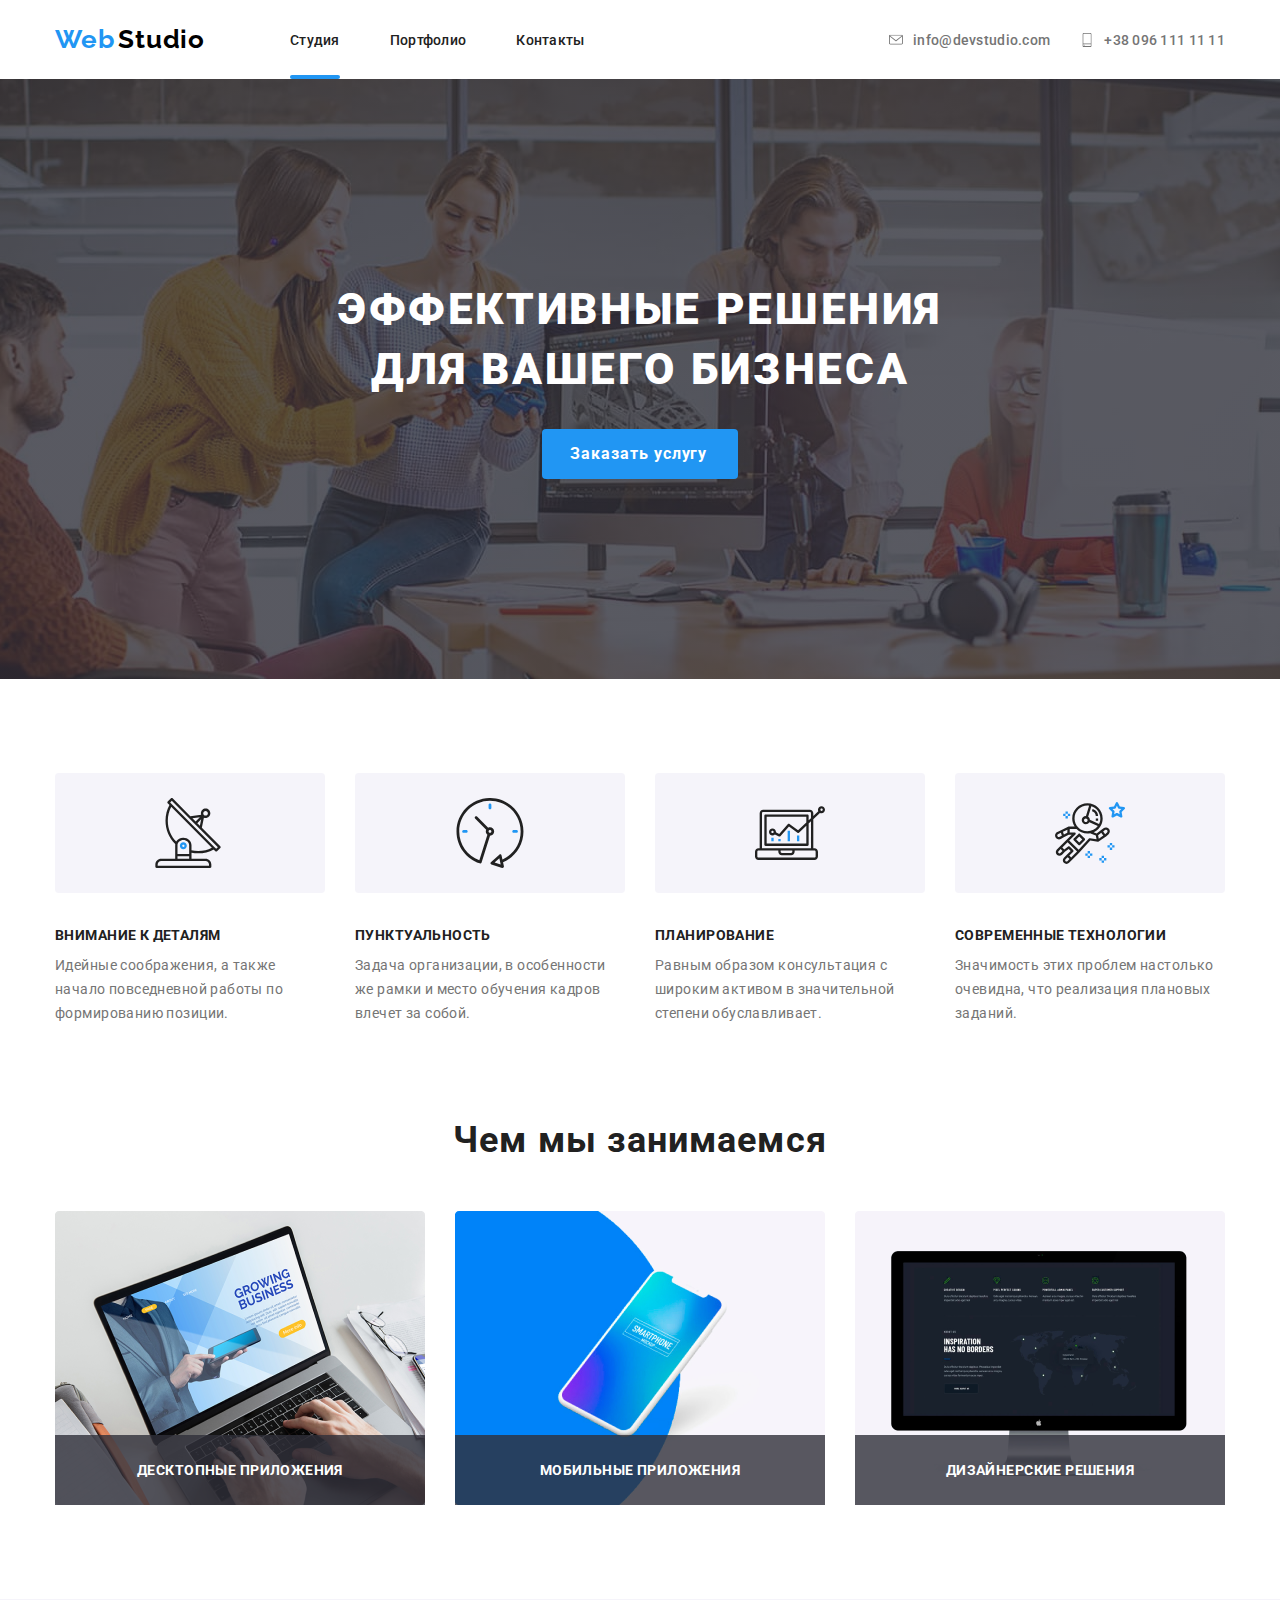
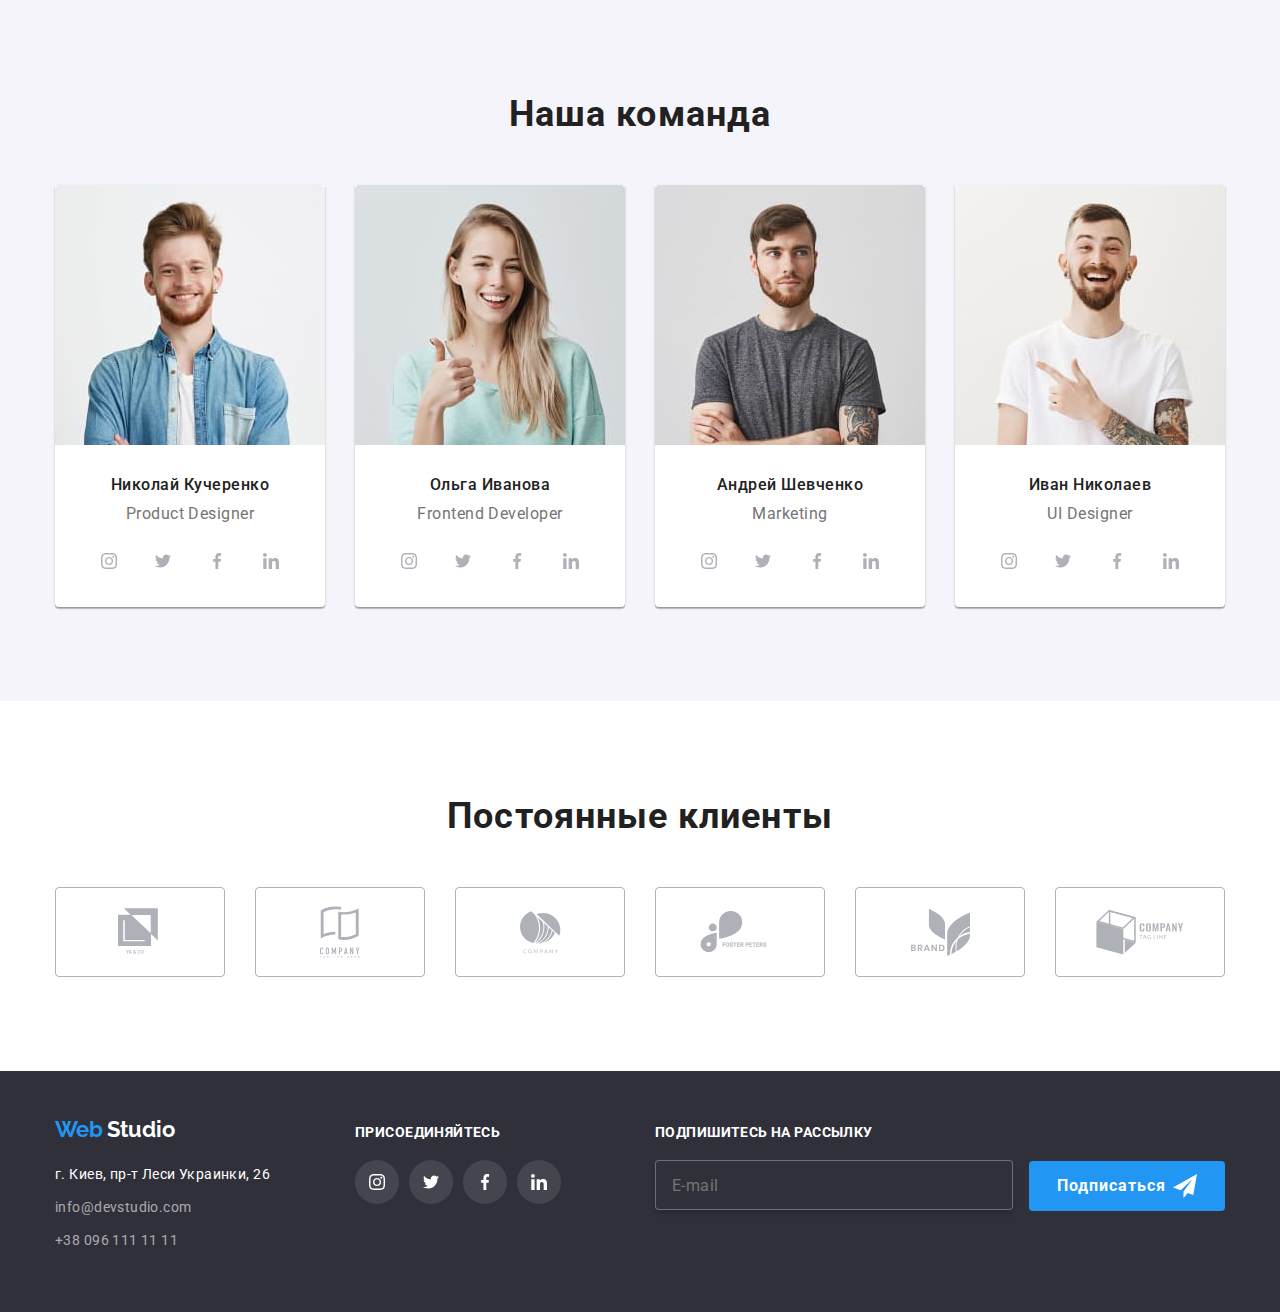
<file: index.html>
<!DOCTYPE html>
<html lang="ru">
  <head>
    <meta charset="utf-8" />
    <meta name="web-studio" content="Web Studio" />
    <title lang="en">Web Studio</title>
    <link rel="stylesheet" href="./css/normalize.css" />
    <link rel="stylesheet" href="./css/styles.css" />
    <link
      href="https://fonts.googleapis.com/css2?family=Raleway:wght@400;500;700&family=Roboto:wght@400;500;700&display=swap"
      rel="stylesheet"
    />
  </head>
  <body>
    <!--  Header   -->

    <header class="page-header">
      <div class="container">
        <a lang="en" href="./index.html" class="logo">
          <span class="logo-blue">Web</span>
          <span class="logo-black">Studio</span>
        </a>
        <nav>
          <ul class="site-nav">
            <li><a href="./index.html" class="link current">Студия</a></li>
            <li><a href="./portfolio.html" class="link">Портфолио</a></li>
            <li><a href="" class="link">Контакты</a></li>
          </ul>
        </nav>
        <address class="address">
          <ul class="address-header">
            <li aria-label="E-mail">
              <a class="e-mail" href="mailto:info@devstudio.com">
                <svg
                  xmlns="http://www.w3.org/2000/svg"
                  viewBox="0 0 43 32"
                  width="16px"
                  height="12px"
                  class="icon-address-header"
                >
                  <use href="./images/svg/symbol-defs.svg#icon-e-mail"></use>
                </svg>
                info@devstudio.com</a
              >
            </li>
            <li aria-label="Phone">
              <a class="phone" href="tel:+380961111111">
                <svg
                  xmlns="http://www.w3.org/2000/svg"
                  viewBox="0 0 21 32"
                  width="10px"
                  height="15px"
                  class="icon-address-header"
                >
                  <use href="./images/svg/symbol-defs.svg#icon-phone"></use>
                </svg>
                +38 096 111 11 11</a
              >
            </li>
          </ul>
        </address>
      </div>
    </header>

    <!--  MAIN   -->

    <main>
      <section class="hero">
        <div class="container">
          <h1>Эффективные решения для вашего бизнеса</h1>
          <a href="" class="button">Заказать услугу</a>
        </div>
      </section>

      <!--ADVANTAGES-->

      <section class="advantages">
        <div class="container" aria-label="Наши приимущества">
          <h2 class="hidden">Наши приимущества</h2>
          <ul>
            <li class="list-item">
              <svg
                xmlns="http://www.w3.org/2000/svg"
                viewBox="0 0 32 32"
                width="70px"
                height="70px"
                class="icon-advantages"
              >
                <use href="./images/svg/symbol-defs.svg#icon-1"></use>
              </svg>
              <h3 class="title">Внимание к деталям</h3>
              <p class="text">
                Идейные соображения, а также начало повседневной работы по
                формированию позиции.
              </p>
            </li>
            <li class="list-item">
              <svg
                xmlns="http://www.w3.org/2000/svg"
                viewBox="0 0 32 32"
                width="70px"
                height="70px"
                class="icon-advantages"
              >
                <use href="./images/svg/symbol-defs.svg#icon-2"></use>
              </svg>
              <h3 class="title">Пунктуальность</h3>
              <p class="text">
                Задача организации, в особенности же рамки и место обучения
                кадров влечет за собой.
              </p>
            </li>
            <li class="list-item">
              <svg
                xmlns="http://www.w3.org/2000/svg"
                viewBox="0 0 32 32"
                width="70px"
                height="70px"
                class="icon-advantages"
              >
                <use href="./images/svg/symbol-defs.svg#icon-3"></use>
              </svg>
              <h3 class="title">Планирование</h3>
              <p class="text">
                Равным образом консультация с широким активом в значительной
                степени обуславливает.
              </p>
            </li>
            <li class="list-item">
              <svg
                xmlns="http://www.w3.org/2000/svg"
                viewBox="0 0 32 32"
                width="70px"
                height="70px"
                class="icon-advantages"
              >
                <use href="./images/svg/symbol-defs.svg#icon-4"></use>
              </svg>
              <h3 class="title">Современные технологии</h3>
              <p class="text">
                Значимость этих проблем настолько очевидна, что реализация
                плановых заданий.
              </p>
            </li>
          </ul>
        </div>
      </section>

      <!--DIRECTIONS-->

      <section class="directions">
        <div class="container">
          <h2 class="big-title">Чем мы занимаемся</h2>
          <ul>
            <li>
              <img
                src="./images/box-1.png"
                width="370"
                alt="Десктопные приложения"
              />
              <h3 class="title">Десктопные приложения</h3>
            </li>
            <li>
              <img
                src="./images/box-2.png"
                width="370"
                alt="Мобильные приложения"
              />
              <h3 class="title">Мобильные приложения</h3>
            </li>
            <li>
              <img
                src="./images/box-3.png"
                width="370"
                alt="Дизайнерские решения"
              />
              <h3 class="title">Дизайнерские решения</h3>
            </li>
          </ul>
        </div>
      </section>

      <!--TEAM-->

      <section class="team">
        <div class="container">
          <h2 class="big-title">Наша команда</h2>
          <ul>
            <li class="team-list">
              <img src="./images/photo-1.jpg" width="270" alt="John Smith" />
              <h3>Николай Кучеренко</h3>
              <p>Product Designer</p>
              <ul>
                <li class="soc-cont">
                  <a class="link" href="">
                    <svg
                      xmlns="http://www.w3.org/2000/svg"
                      viewBox="0 0 44 44"
                      width="20px"
                      height="20px"
                      class="team-soc"
                    >
                      <use
                        href="./images/svg/symbol-defs.svg#icon-instagram"
                      ></use>
                    </svg>
                    <span class="visually-hidden">Inst</span></a
                  >
                </li>
                <li class="soc-cont">
                  <a class="link" href="">
                    <svg
                      xmlns="http://www.w3.org/2000/svg"
                      viewBox="0 0 44 44"
                      width="20px"
                      height="20px"
                      class="team-soc"
                    >
                      <use
                        href="./images/svg/symbol-defs.svg#icon-twitter"
                      ></use>
                    </svg>
                    <span class="visually-hidden">Twit</span></a
                  >
                </li>
                <li class="soc-cont">
                  <a class="link" href="">
                    <svg
                      xmlns="http://www.w3.org/2000/svg"
                      viewBox="0 0 44 44"
                      width="20px"
                      height="20px"
                      class="team-soc"
                    >
                      <use
                        href="./images/svg/symbol-defs.svg#icon-facebook"
                      ></use>
                    </svg>
                    <span class="visually-hidden">Face</span></a
                  >
                </li>
                <li class="soc-cont">
                  <a class="link" href="">
                    <svg
                      xmlns="http://www.w3.org/2000/svg"
                      viewBox="0 0 44 44"
                      width="20px"
                      height="20px"
                      class="team-soc"
                    >
                      <use
                        href="./images/svg/symbol-defs.svg#icon-linkedin"
                      ></use>
                    </svg>
                    <span class="visually-hidden">Link</span></a
                  >
                </li>
              </ul>
            </li>
            <li class="team-list">
              <img src="./images/photo-2.jpg" width="270" alt="Marta Stewart" />
              <h3>Ольга Иванова</h3>
              <p>Frontend Developer</p>
              <ul>
                <li class="soc-cont">
                  <a class="link" href="">
                    <svg
                      xmlns="http://www.w3.org/2000/svg"
                      viewBox="0 0 44 44"
                      width="20px"
                      height="20px"
                      class="team-soc"
                    >
                      <use
                        href="./images/svg/symbol-defs.svg#icon-instagram"
                      ></use>
                    </svg>
                    <span class="visually-hidden">Inst</span></a
                  >
                </li>
                <li class="soc-cont">
                  <a class="link" href="">
                    <svg
                      xmlns="http://www.w3.org/2000/svg"
                      viewBox="0 0 44 44"
                      width="20px"
                      height="20px"
                      class="team-soc"
                    >
                      <use
                        href="./images/svg/symbol-defs.svg#icon-twitter"
                      ></use>
                    </svg>
                    <span class="visually-hidden">Twit</span></a
                  >
                </li>
                <li class="soc-cont">
                  <a class="link" href="">
                    <svg
                      xmlns="http://www.w3.org/2000/svg"
                      viewBox="0 0 44 44"
                      width="20px"
                      height="20px"
                      class="team-soc"
                    >
                      <use
                        href="./images/svg/symbol-defs.svg#icon-facebook"
                      ></use>
                    </svg>
                    <span class="visually-hidden">Face</span></a
                  >
                </li>
                <li class="soc-cont">
                  <a class="link" href="">
                    <svg
                      xmlns="http://www.w3.org/2000/svg"
                      viewBox="0 0 44 44"
                      width="20px"
                      height="20px"
                      class="team-soc"
                    >
                      <use
                        href="./images/svg/symbol-defs.svg#icon-linkedin"
                      ></use>
                    </svg>
                    <span class="visually-hidden">Link</span></a
                  >
                </li>
              </ul>
            </li>
            <li class="team-list">
              <img src="./images/photo-3.jpg" width="270" alt="Robert Jakis" />
              <h3>Андрей Шевченко</h3>
              <p>Marketing</p>
              <ul>
                <li class="soc-cont">
                  <a class="link" href="">
                    <svg
                      xmlns="http://www.w3.org/2000/svg"
                      viewBox="0 0 44 44"
                      width="20px"
                      height="20px"
                      class="team-soc"
                    >
                      <use
                        href="./images/svg/symbol-defs.svg#icon-instagram"
                      ></use>
                    </svg>
                    <span class="visually-hidden">Inst</span></a
                  >
                </li>
                <li class="soc-cont">
                  <a class="link" href="">
                    <svg
                      xmlns="http://www.w3.org/2000/svg"
                      viewBox="0 0 44 44"
                      width="20px"
                      height="20px"
                      class="team-soc"
                    >
                      <use
                        href="./images/svg/symbol-defs.svg#icon-twitter"
                      ></use>
                    </svg>
                    <span class="visually-hidden">Twit</span></a
                  >
                </li>
                <li class="soc-cont">
                  <a class="link" href="">
                    <svg
                      xmlns="http://www.w3.org/2000/svg"
                      viewBox="0 0 44 44"
                      width="20px"
                      height="20px"
                      class="team-soc"
                    >
                      <use
                        href="./images/svg/symbol-defs.svg#icon-facebook"
                      ></use>
                    </svg>
                    <span class="visually-hidden">Face</span></a
                  >
                </li>
                <li class="soc-cont">
                  <a class="link" href="">
                    <svg
                      xmlns="http://www.w3.org/2000/svg"
                      viewBox="0 0 44 44"
                      width="20px"
                      height="20px"
                      class="team-soc"
                    >
                      <use
                        href="./images/svg/symbol-defs.svg#icon-linkedin"
                      ></use>
                    </svg>
                    <span class="visually-hidden">Link</span></a
                  >
                </li>
              </ul>
            </li>
            <li class="team-list">
              <img src="./images/photo-4.jpg" width="270" alt="Martin Doe" />
              <h3>Иван Николаев</h3>
              <p>UI Designer</p>
              <ul>
                <li class="soc-cont">
                  <a class="link" href="">
                    <svg
                      xmlns="http://www.w3.org/2000/svg"
                      viewBox="0 0 44 44"
                      width="20px"
                      height="20px"
                      class="team-soc"
                    >
                      <use
                        href="./images/svg/symbol-defs.svg#icon-instagram"
                      ></use>
                    </svg>
                    <span class="visually-hidden">Inst</span></a
                  >
                </li>
                <li class="soc-cont">
                  <a class="link" href="">
                    <svg
                      xmlns="http://www.w3.org/2000/svg"
                      viewBox="0 0 44 44"
                      width="20px"
                      height="20px"
                      class="team-soc"
                    >
                      <use
                        href="./images/svg/symbol-defs.svg#icon-twitter"
                      ></use>
                    </svg>
                    <span class="visually-hidden">Twit</span></a
                  >
                </li>
                <li class="soc-cont">
                  <a class="link" href="">
                    <svg
                      xmlns="http://www.w3.org/2000/svg"
                      viewBox="0 0 44 44"
                      width="20px"
                      height="20px"
                      class="team-soc"
                    >
                      <use
                        href="./images/svg/symbol-defs.svg#icon-facebook"
                      ></use>
                    </svg>
                    <span class="visually-hidden">Face</span></a
                  >
                </li>
                <li class="soc-cont">
                  <a class="link" href="">
                    <svg
                      xmlns="http://www.w3.org/2000/svg"
                      viewBox="0 0 44 44"
                      width="20px"
                      height="20px"
                      class="team-soc"
                    >
                      <use
                        href="./images/svg/symbol-defs.svg#icon-linkedin"
                      ></use>
                    </svg>
                    <span class="visually-hidden">Link</span></a
                  >
                </li>
              </ul>
            </li>
          </ul>
        </div>
      </section>

      <!--CUSTOMERS-->

      <section class="customers">
        <div class="container">
          <h2 class="big-title">Постоянные клиенты</h2>
          <ul lang="en">
            <li class="list-item" aria-label="Клиент 1">
              <a class="link" href="">
                <svg
                  xmlns="http://www.w3.org/2000/svg"
                  width="44px"
                  height="49px"
                  class="icon-customers"
                >
                  <use href="./images/svg/symbol-defs.svg#logo-1"></use>
                </svg>
              </a>
            </li>
            <li class="list-item" aria-label="Клиент 2">
              <a class="link" href="">
                <svg
                  xmlns="http://www.w3.org/2000/svg"
                  width="40px"
                  height="52px"
                  class="icon-customers"
                >
                  <use href="./images/svg/symbol-defs.svg#logo-2"></use>
                </svg>
              </a>
            </li>
            <li class="list-item" aria-label="Клиент 3">
              <a class="link" href="">
                <svg
                  xmlns="http://www.w3.org/2000/svg"
                  width="41px"
                  height="43px"
                  class="icon-customers"
                >
                  <use href="./images/svg/symbol-defs.svg#logo-3"></use>
                </svg>
              </a>
            </li>
            <li class="list-item" aria-label="Клиент 4">
              <a class="link" href="">
                <svg
                  xmlns="http://www.w3.org/2000/svg"
                  width="80px"
                  height="42px"
                  class="icon-customers"
                >
                  <use href="./images/svg/symbol-defs.svg#logo-4"></use>
                </svg>
              </a>
            </li>
            <li class="list-item" aria-label="Клиент 5">
              <a class="link" href="">
                <svg
                  xmlns="http://www.w3.org/2000/svg"
                  width="59px"
                  height="47px"
                  class="icon-customers"
                >
                  <use href="./images/svg/symbol-defs.svg#logo-5"></use>
                </svg>
              </a>
            </li>
            <li class="list-item" aria-label="Клиент 6">
              <a class="link" href="">
                <svg
                  xmlns="http://www.w3.org/2000/svg"
                  width="88px"
                  height="45px"
                  class="icon-customers"
                >
                  <use href="./images/svg/symbol-defs.svg#logo-6"></use>
                </svg>
              </a>
            </li>
          </ul>
        </div>
      </section>
    </main>

    <!--  FOOTER   -->

    <footer class="footer">
      <div class="container">
        <div class="card">
          <div class="logo-footer" aria-label="web studio">
            <span class="logo-blue">Web</span>
            <span class="logo-white">Studio</span>
          </div>
          <address class="address-footer">
            <ul>
              <li>г. Киев, пр-т Леси Украинки, 26</li>
              <li>
                <a href="mailto:info@devstudio.com">info@devstudio.com</a>
              </li>
              <li>
                <a href="tel:+380961111111">+38 096 111 11 11</a>
              </li>
            </ul>
          </address>
        </div>
        <section class="social">
          <b>Присоединяйтесь</b>
          <ul class="social-list" lang="en">
            <li>
              <a href="">
                <svg
                  xmlns="http://www.w3.org/2000/svg"
                  viewBox="0 0 44 44"
                  width="20px"
                  height="20px"
                  class="icon-soc"
                >
                  <use href="./images/svg/symbol-defs.svg#icon-instagram"></use>
                </svg>
                <span class="visually-hidden">Instagram</span>
              </a>
            </li>
            <li>
              <a href="">
                <svg
                  xmlns="http://www.w3.org/2000/svg"
                  viewBox="0 0 44 44"
                  width="20px"
                  height="20px"
                  class="icon-soc"
                >
                  <use href="./images/svg/symbol-defs.svg#icon-twitter"></use>
                </svg>
                <span class="visually-hidden">Twitter</span>
              </a>
            </li>
            <li>
              <a href="">
                <svg
                  xmlns="http://www.w3.org/2000/svg"
                  viewBox="0 0 44 44"
                  width="20px"
                  height="20px"
                  class="icon-soc"
                >
                  <use href="./images/svg/symbol-defs.svg#icon-facebook"></use>
                </svg>
                <span class="visually-hidden">Facebook</span>
              </a>
            </li>
            <li>
              <a href="">
                <svg
                  xmlns="http://www.w3.org/2000/svg"
                  viewBox="0 0 44 44"
                  width="20px"
                  height="20px"
                  class="icon-soc"
                >
                  <use href="./images/svg/symbol-defs.svg#icon-linkedin"></use>
                </svg>
                <span class="visually-hidden">Linkedin</span>
              </a>
            </li>
          </ul>
        </section>
        <section class="subscribe">
          <b>Подпишитесь на рассылку</b>
          <form>
            <input type="text" name="e-mail" value="E-mail" />
            <a href="" class="button"
              >Подписаться
              <svg
                xmlns="http://www.w3.org/2000/svg"
                viewBox="0 0 24 24"
                width="24px"
                height="24px"
                class="icon-send"
              >
                <use href="./images/svg/symbol-defs.svg#icon-send"></use>
              </svg>
            </a>
            <!--
                                  <input
                                  type="submit"
                                  name="Подписаться"
                                  value="Подписаться"
                                />
                                -->
          </form>
        </section>
      </div>
    </footer>
  </body>
</html>
</file>
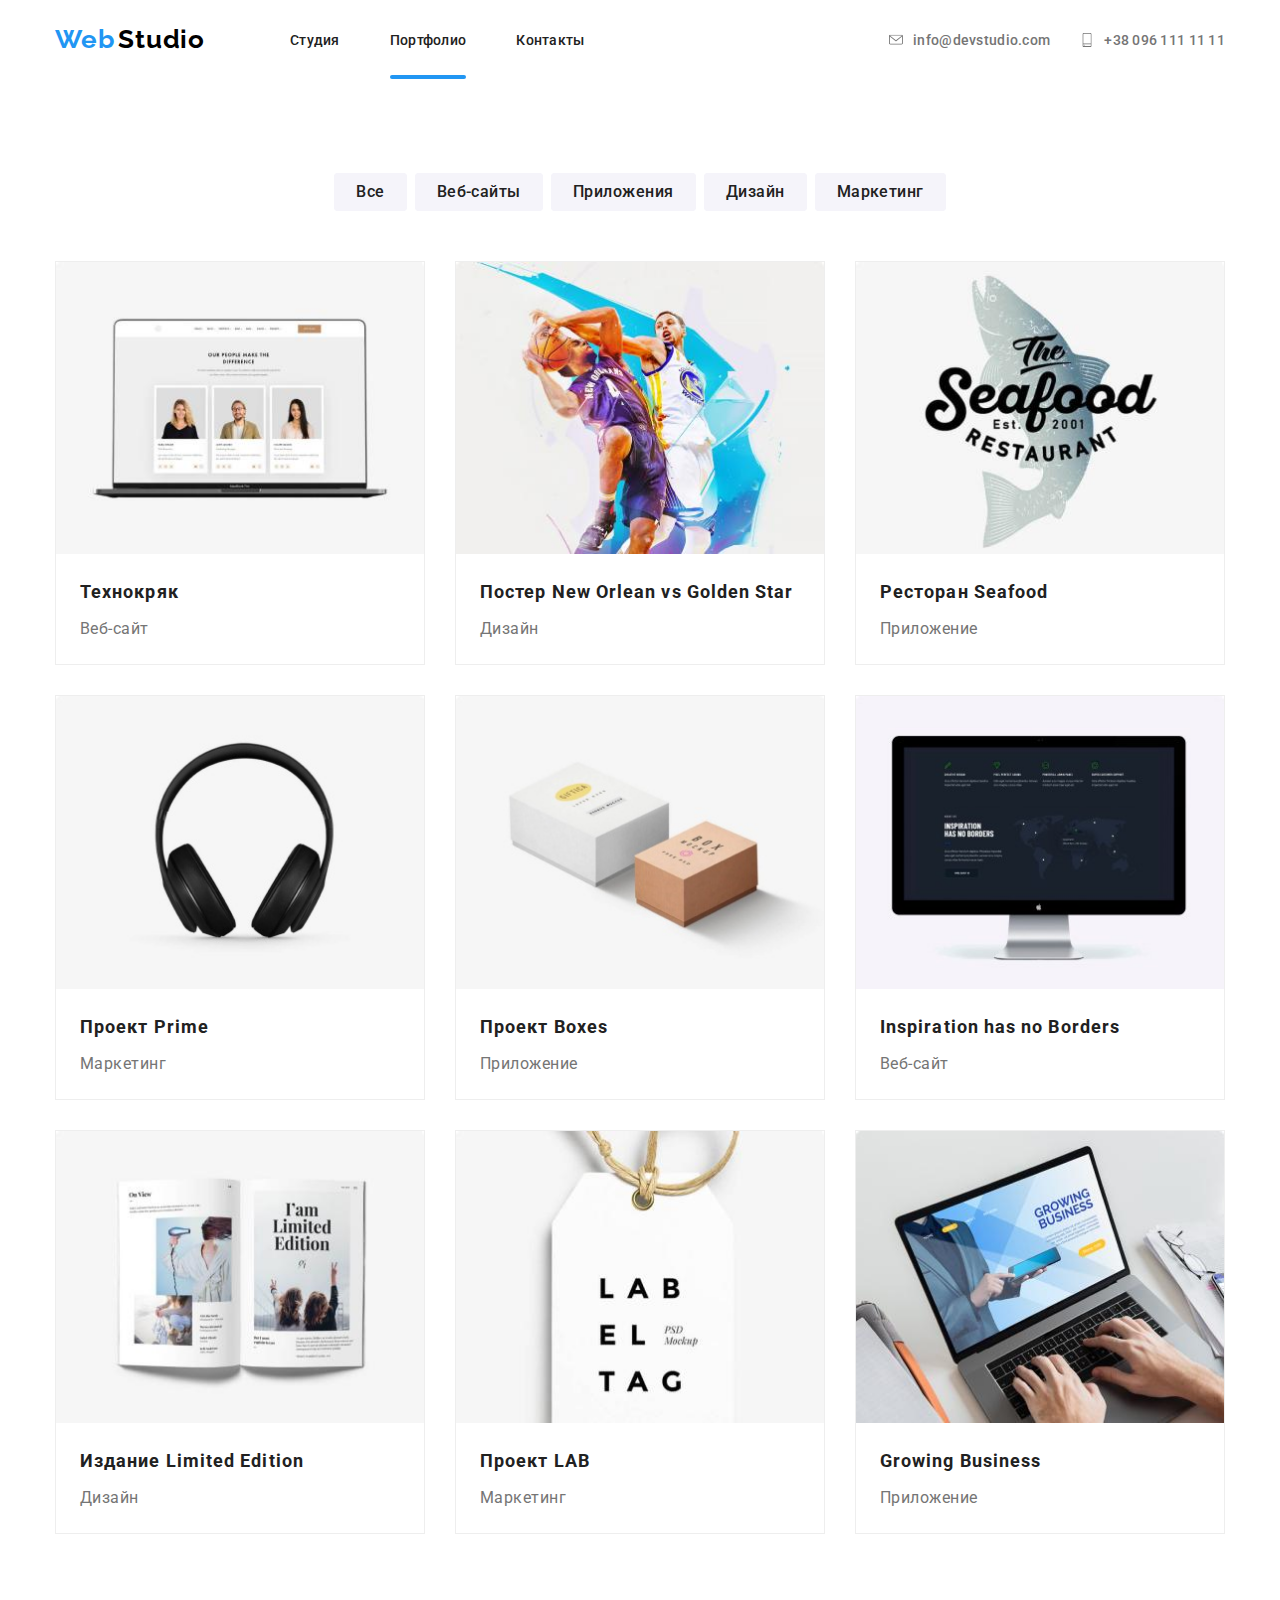
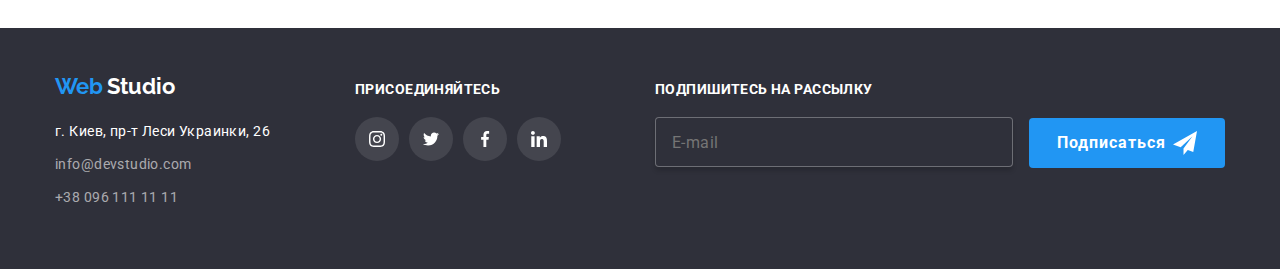
<file: portfolio.html>
<!DOCTYPE html>
<html lang="ru">
  <head>
    <meta charset="utf-8" />
    <meta name="web-studio" content="Web Studio" />
    <title lang="en">Web Studio</title>
    <link rel="stylesheet" href="./css/normalize.css" />
    <link rel="stylesheet" href="./css/styles.css" />
    <link
      href="https://fonts.googleapis.com/css2?family=Raleway:wght@400;500;700&family=Roboto:wght@400;500;700&display=swap"
      rel="stylesheet"
    />
  </head>
  <body>
    <!--  HEADER  -->

    <header class="page-header">
      <div class="container">
        <a lang="en" href="./index.html" class="logo">
          <span class="logo-blue">Web</span>
          <span class="logo-black">Studio</span>
        </a>
        <nav>
          <ul class="site-nav">
            <li><a href="./index.html" class="link">Студия</a></li>
            <li>
              <a href="./portfolio.html" class="link current">Портфолио</a>
            </li>
            <li><a href="" class="link">Контакты</a></li>
          </ul>
        </nav>
        <address class="address">
          <ul class="address-header">
            <li aria-label="E-mail" aria-label="E-mail">
              <a class="e-mail" href="mailto:info@devstudio.com">
                <svg xmlns="http://www.w3.org/2000/svg" viewBox="0 0 43 32" width="16px" height="12px"
                  class="icon-address-header">
                  <use href="./images/svg/symbol-defs.svg#icon-e-mail"></use>
                </svg>
                info@devstudio.com</a>
            </li>
            <li aria-label="Phone"  aria-label="Phone">
              <a class="phone" href="tel:+380961111111">
                <svg xmlns="http://www.w3.org/2000/svg" viewBox="0 0 21 32" width="10px" height="15px"
                  class="icon-address-header">
                  <use href="./images/svg/symbol-defs.svg#icon-phone"></use>
                </svg>
                +38 096 111 11 11</a>
            </li>
          </ul>
      </div>
    </header>

    <!--MAIN-->
  
    <main class="portfolio">
      <div class="container">
        <nav class="portfolio-sorting">
          <ul>
            <li><a href="">Все</a></li>
            <li><a href="">Веб-сайты</a></li>
            <li><a href="">Приложения</a></li>
            <li><a href="">Дизайн</a></li>
            <li><a href="">Маркетинг</a></li>
          </ul>
        </nav>

        <!--PORTFOLIO-->
        
        <section class="portfolio-info">
          <h1>Портфолио</h1>
          <ul>
            <li>
              <a href="" class="portfolio-item">
                <div class="portfolio-overlay">
                  <img class="portfolio-img" src="./images/portfolio-1.jpg"  width="370" alt="Десктопные приложения" />
                    <p class="text">
                    Технокряк это современная площадка распространения коронавируса.
                    Компании используют эту платформу для цифрового шпионажа и атак
                    на защищённые сервера конкурентов.
                     </p>
                </div>
                <div class="portfolio-meta">
                  <h2 class="title">Технокряк</h2>
                  <b class="category">Веб-сайт</b>
                </div>
              </a>
            </li>
            <li>
              <a href="" class="portfolio-item">
                <div class="portfolio-overlay">
                <img class="portfolio-img"
                src="./images/portfolio-2.jpg"
                width="370"
                alt="Десктопные приложения"
              />
              <p class="text">
                Lorem ipsum dolor sit amet consectetur adipisicing elit.
                Deserunt sed perspiciatis provident perferendis! Esse quam
                rerum, cupiditate in sunt, id harum quia neque assumenda ducimus
                sint aspernatur debitis! Repellat, unde.
              </p>
              </div>
              <div class="portfolio-meta">
              <h2 class="title">Постер New Orlean vs Golden Star</h2>
              <b class="category">Дизайн</b>
              </div>
              </a>
            </li>
            <li>
              <a href="" class="portfolio-item">
                <div class="portfolio-overlay">
              <img class="portfolio-img"
                src="./images/portfolio-3.jpg"
                width="370"
                alt="Десктопные приложения"
              />
              <p class="text">
                Lorem ipsum dolor sit amet consectetur adipisicing elit.
                Deserunt sed perspiciatis provident perferendis! Esse quam
                rerum, cupiditate in sunt, id harum quia neque assumenda ducimus
                sint aspernatur debitis! Repellat, unde.
              </p>
              </div>
              <div class="portfolio-meta">
              <h2 class="title">Ресторан Seafood</h2>
              <b class="category">Приложение</b>
              </div>
              </a>
            </li>
            <li>
              <a href="" class="portfolio-item">
                <div class="portfolio-overlay">
              <img class="portfolio-img"
                src="./images/portfolio-4.jpg"
                width="370"
                alt="Десктопные приложения"
              />
              <p class="text">
                Lorem ipsum dolor sit amet consectetur adipisicing elit.
                Deserunt sed perspiciatis provident perferendis! Esse quam
                rerum, cupiditate in sunt, id harum quia neque assumenda ducimus
                sint aspernatur debitis! Repellat, unde.
              </p>
              </div>
              <div class="portfolio-meta">
              <h2 class="title">Проект Prime</h2>
              <b class="category">Маркетинг</b>
              </div>
              </a>
            </li>
            <li>
              <a href="" class="portfolio-item">
              <div class="portfolio-overlay">
                <img class="portfolio-img"
                src="./images/portfolio-5.jpg"
                width="370"
                alt="Десктопные приложения"
              />
              <p class="text">
                Lorem ipsum dolor sit amet consectetur adipisicing elit.
                Deserunt sed perspiciatis provident perferendis! Esse quam
                rerum, cupiditate in sunt, id harum quia neque assumenda ducimus
                sint aspernatur debitis! Repellat, unde.
              </p>
              </div>
              <div class="portfolio-meta">
              <h2 class="title">Проект Boxes</h2>
              <b class="category">Приложение</b>
              </div>
              </a>
            </li>
            <li>
              <a href="" class="portfolio-item">
              <div class="portfolio-overlay">
                <img class="portfolio-img"
                src="./images/portfolio-6.jpg"
                width="370"
                alt="Десктопные приложения"
              />
              <p class="text">
                Lorem ipsum dolor sit amet consectetur adipisicing elit.
                Deserunt sed perspiciatis provident perferendis! Esse quam
                rerum, cupiditate in sunt, id harum quia neque assumenda ducimus
                sint aspernatur debitis! Repellat, unde.
              </p>
              </div>
              <div class="portfolio-meta">
              <h2 class="title">Inspiration has no Borders</h2>
              <b class="category">Веб-сайт</b>
              </div>
              </a>
            </li>
            <li>
              <a href="" class="portfolio-item">
                <div class="portfolio-overlay">
              <img class="portfolio-img"
                src="./images/portfolio-7.jpg"
                width="370"
                alt="Десктопные приложения"
              />
              <p class="text">
                Lorem ipsum dolor sit amet consectetur adipisicing elit.
                Deserunt sed perspiciatis provident perferendis! Esse quam
                rerum, cupiditate in sunt, id harum quia neque assumenda ducimus
                sint aspernatur debitis! Repellat, unde.
              </p>
              </div>
              <div class="portfolio-meta">
              <h2 class="title">Издание Limited Edition</h2>
              <b class="category">Дизайн</b>
              </div>
              </a>
            </li>
            <li>
              <a href="" class="portfolio-item">
                <div class="portfolio-overlay">
              <img class="portfolio-img"
                src="./images/portfolio-8.jpg"
                width="370"
                alt="Десктопные приложения"
              />
              <p class="text">
                Lorem ipsum dolor sit amet consectetur adipisicing elit.
                Deserunt sed perspiciatis provident perferendis! Esse quam
                rerum, cupiditate in sunt, id harum quia neque assumenda ducimus
                sint aspernatur debitis! Repellat, unde.
              </p>
              </div>
              <div class="portfolio-meta">
              <h2 class="title">Проект LAB</h2>
              <b class="category">Маркетинг</b>
              </div>
              </a>
            </li>
            <li>
              <a href="" class="portfolio-item">
                <div class="portfolio-overlay">
                <img class="portfolio-img"
                src="./images/portfolio-9.jpg"
                width="370"
                alt="Десктопные приложения"
                />
                <p class="text">
                Lorem ipsum dolor sit amet consectetur adipisicing elit.
                Deserunt sed perspiciatis provident perferendis! Esse quam
                rerum, cupiditate in sunt, id harum quia neque assumenda ducimus
                sint aspernatur debitis! Repellat, unde.
                </p>
              </div>
              <div class="portfolio-meta">
                <h2 class="title">Growing Business</h2>
                <b class="category">Приложение</b>
              </div>
              </a>
            </li>
          </ul>
        </section>
      </div>
    </main>

    </body>
    
    </html>
    <!--  FOOTER   -->

    <footer class="footer">
      <div class="container">
        <div class="card">
          <div class="logo-footer">
            <span class="logo-blue">Web</span>
            <span class="logo-white">Studio</span>
          </div>
          <address class="address-footer">
            <ul>
              <li>г. Киев, пр-т Леси Украинки, 26</li>
              <li>
                <a href="mailto:info@devstudio.com">info@devstudio.com</a>
              </li>
              <li><a href="tel:+380961111111">+38 096 111 11 11</a></li>
            </ul>
          </address>
        </div>
        <section class="social">
          <b>Присоединяйтесь</b>
          <ul class="social-list" lang="en">
            <li>
              <a href=""
                ><svg
                  xmlns="http://www.w3.org/2000/svg"
                  viewBox="0 0 44 44"
                  width="20px"
                  height="20px"
                  class="icon-soc"
                >
                  <use href="./images/svg/symbol-defs.svg#icon-instagram"></use>
                </svg>
                <span class="visually-hidden">Instagram</span>
              </a>
            </li>
            <li>
              <a href=""
                ><svg
                  xmlns="http://www.w3.org/2000/svg"
                  viewBox="0 0 44 44"
                  width="20px"
                  height="20px"
                  class="icon-soc"
                >
                  <use href="./images/svg/symbol-defs.svg#icon-twitter"></use>
                </svg>
                <span class="visually-hidden">Twitter</span>
              </a>
            </li>
            <li>
              <a href=""
                ><svg
                  xmlns="http://www.w3.org/2000/svg"
                  viewBox="0 0 44 44"
                  width="20px"
                  height="20px"
                  class="icon-soc"
                >
                  <use href="./images/svg/symbol-defs.svg#icon-facebook"></use>
                </svg>
                <span class="visually-hidden">Facebook</span>
              </a>
            </li>
            <li>
              <a href=""
                ><svg
                  xmlns="http://www.w3.org/2000/svg"
                  viewBox="0 0 44 44"
                  width="20px"
                  height="20px"
                  class="icon-soc"
                >
                  <use href="./images/svg/symbol-defs.svg#icon-linkedin"></use>
                </svg>
                <span class="visually-hidden">Linkedin</span>
              </a>
            </li>
          </ul>
        </section>
        <section class="subscribe">
          <b>Подпишитесь на рассылку</b>
          <form>
            <input type="text" name="e-mail" value="E-mail" />
            <a href="" class="button">Подписаться
              <svg xmlns="http://www.w3.org/2000/svg" viewBox="0 0 24 24" width="24px" height="24px" class="icon-send">
                <use href="./images/svg/symbol-defs.svg#icon-send"></use>
              </svg>
            </a>
            <!--
                        <input
                        type="submit"
                        name="Подписаться"
                        value="Подписаться"
                      />
                      -->
          </form>
        </section>
      </div>
    </footer>
  </body>
</html>
</file>
<file: css/styles.css>
/*  
  акцентный цвет: #2196f3;
  цвет заголовка: #212121;
  цвет текста: #757575;
  светлый цвет тескта: #ffffff;
  основной шрифт: "Roboto", sans-serif;
  шрифт в лого: "Raleway", sans-serif;
  размер шрифта заголовка: 36px;
  размер основного текста: 14px;
  основной цвет фона: #FFFFFF;
  дополнительный цвет фона: #F5F4FA;
  цвет фона футера: #2F303A;
  */
:root {
  --accent-color: #2196f3;
  --title-color: #212121;
  --text-color: #757575;
  --light-color: #ffffff;
  --font-family: "Roboto", sans-serif;
  --logo-font-family: "Raleway", sans-serif;
  --title-font-size: 36px;
  --text-font-size: 14px;
  --primary-bg-color: #ffffff;
  --seckond-bg-color: #f5f4fa;
  --footer-bg-color: #2f303a;
}
html {
  box-sizing: border-box;
  margin: 0px;
  padding: 0px;
}
/*.icon {
  display: inline-block;
  width: 1em;
  height: 1em;
  stroke-width: 0;
  stroke: currentColor;
  fill: currentColor;
}*/
*,
*::before,
*::after {
  box-sizing: inherit;
}

body {
  background-color: var(--primary-bg-color);
}

ul {
  list-style: none;
}
img {
  display: block;
  max-width: 100%;
  height: auto;
}
a {
  text-decoration: none;
}
.container {
  margin-left: auto;
  margin-right: auto;
  margin-top: 0px;
  width: 1200px;
  padding-left: 15px;
  padding-right: 15px;
  padding-top: 0px;
}
.big-title {
  margin-top: 0px;
  margin-bottom: 50px;
  font-family: var(--font-family);
  font-weight: bold;
  font-size: var(--title-font-size);
  line-height: 42px;
  text-align: center;
  letter-spacing: 0.03em;
  color: var(--title-color);
}
.visually-hidden {
  position: absolute;
  width: 1px;
  height: 1px;
  margin: -1px;
  border: 0;
  padding: 0;
  clip: rect(0 0 0 0);
  overflow: hidden;
}
.button {
  display: inline-flex;
  align-items: center;
  padding: 10px 28px;
  justify-content: space-between;
  background-color: var(--accent-color);
  color: var(--light-color);
  width: 196px;
  height: 50px;
  border-radius: 4px;
  font-family: var(--font-family);
  font-style: normal;
  font-weight: bold;
  font-size: 16px;
  line-height: 30px;
  letter-spacing: 0.06em;
}
/* HEADER */
.page-header .container {
  display: flex;
  align-items: center;
  padding-top: 24px;
  padding-bottom: 24px;
}
/* LOGO */
.page-header .logo {
  margin-right: 85px;
}

.page-header .logo-blue {
  font-family: var(--logo-font-family);
  font-style: normal;
  font-weight: bold;
  font-size: 26px;
  line-height: 31px;
  /* identical to box height */
  letter-spacing: 0.03em;
  color: var(--accent-color);
}
.page-header .logo-black {
  font-family: var(--logo-font-family);
  font-style: normal;
  font-weight: bold;
  font-size: 26px;
  line-height: 31px;
  letter-spacing: 0.03em;
  color: #000000;
}

/* NAVIGATION HEADER*/
.page-header .site-nav {
  display: flex;
  margin: 0px;
  padding: 0px;
  font-family: var(--font-family);
  list-style-type: none;
  font-style: normal;
  font-weight: 500;
  font-size: var(--text-font-size);
  line-height: 16px;
  letter-spacing: 0.02em;
}
.site-nav .link {
  color: var(--title-color);
  padding-top: 31px;
  padding-bottom: 31px;
  transition-property: color;
  transition-duration: 250ms;
  transition-timing-function: cubic-bezier(0.4, 0, 0.2, 1);
  transition-delay: 0;
}
.site-nav .link:hover,
.site-nav .link:focus {
  color: var(--accent-color);
}
.site-nav .link.current {
  position: relative;
}
.site-nav .link.current::after {
  position: absolute;
  background-color: var(--accent-color);
  border-radius: 2px;
  content: "";
  width: 100%;
  height: 4px;
  bottom: 0;
  left: 0;
}
.site-nav li {
  margin-right: 50px;
}
.site-nav li:last-child {
  margin-right: 0px;
}

/* ADDRESS HEADER */
.address .address-header {
  display: flex;
  padding: 0px;
  margin: 0px;
}
.address {
  margin-left: auto;
}
.address-header li {
  margin-right: 30px;
}
.address-header li:last-child {
  margin-right: 0px;
}
.address-header .e-mail,
.address-header .phone {
  display: flex;
  justify-content: center;
  align-items: center;
  font-family: var(--font-family);
  list-style-type: none;
  font-style: normal;
  font-weight: 500;
  font-size: var(--text-font-size);
  line-height: 16px;
  letter-spacing: 0.02em;
  color: var(--text-color);
  transition-property: color;
  transition-duration: 250ms;
  transition-timing-function: cubic-bezier(0.4, 0, 0.2, 1);
  transition-delay: 0;
}
.address-header a:hover,
.address-header a:focus {
  color: var(--accent-color);
}
.icon-address-header {
  width: 1em;
  height: 1em;
  stroke-width: 0;
  stroke: currentColor;
  fill: currentColor;
  margin-right: 10px;
}

/* MAIN */
/* HERO */

.hero {
  max-width: 1600px;
  height: 600px;
  margin-right: auto;
  margin-left: auto;
  background-image: linear-gradient(
      to right,
      rgba(47, 48, 58, 0.8),
      rgba(47, 48, 58, 0.8)
    ),
    url("../images/header-img.jpg");
  background-size: cover;
  background-repeat: no-repeat;
  background-position: center;
}
.hero .container {
  padding-top: 200px;
  padding-bottom: 200px;
  text-align: center;
}
.hero h1 {
  margin-top: 0px;
  margin-bottom: 0px;
  margin-left: auto;
  margin-right: auto;
  width: 696px;
  font-family: var(--font-family);
  font-style: normal;
  font-weight: 900;
  font-size: 44px;
  line-height: 60px;
  /* or 136% */
  text-align: center;
  letter-spacing: 0.06em;
  text-transform: uppercase;
  color: var(--light-color);
}
.hero .button {
  margin-top: 30px;
  margin-left: auto;
  margin-right: auto;
}

/* ADVANTAGES */
.advantages {
  padding-top: 94px;
  padding-bottom: 94px;
}
.advantages ul {
  display: flex;
  margin: 0px;
  padding-left: 0px;
}

.advantages svg {
  background-color: #f5f4fa;
  background-image: url(../images/svg/symbol-defs.svg#icon-1);
  content: "";
  width: 100%;
  height: 120px;
  padding-top: 25px;
  padding-bottom: 25px;
  border-radius: 4px;
}
.advantages .list-item {
  margin-right: 30px;
  width: calc((100% - 30px * 3) / 4);
}
.advantages .list-item:last-child {
  margin-right: 0px;
}
.advantages .hidden {
  visibility: hidden;
  font-size: 0;
}
.advantages .title {
  margin-top: 0px;
  margin-bottom: 10px;
  margin-top: 30px;
  font-family: var(--font-family);
  font-style: normal;
  font-weight: bold;
  font-size: var(--text-font-size);
  line-height: 16px;
  letter-spacing: 0.03em;
  text-transform: uppercase;
  color: var(--title-color);
}
.advantages .text {
  margin-top: 0px;
  margin-bottom: 0px;
  font-family: var(--font-family);
  font-style: normal;
  font-weight: normal;
  font-size: 14px;
  line-height: 24px;
  /* or 171% */
  letter-spacing: 0.03em;
  color: var(--text-color);
}
/* DIRECTIONS */
.directions {
  padding-bottom: 94px;
}
.directions .container {
  position: relative;
}
.directions .title {
  border-radius: 0px;
  position: absolute;
  display: flex;
  justify-content: center;
  bottom: 0;
  width: calc((100% - 45px * 2) / 3);
  margin-top: 0px;
  margin-bottom: 0px;
  padding-top: 27px;
  padding-bottom: 27px;
  font-family: var(--font-family);
  font-style: normal;
  font-weight: bold;
  font-size: var(--text-font-size);
  line-height: 16px;
  letter-spacing: 0.03em;
  text-transform: uppercase;
  color: var(--light-color);
  background: rgba(47, 48, 58, 0.8);
}
.directions ul {
  display: flex;
  padding: 0px;
  margin: 0px;
}
.directions li {
  width: calc((100% - 30px * 2) / 3);
  margin-right: 30px;
}
.directions li:last-child {
  margin-right: 0px;
}

/* TEAM */
.team {
  background-color: var(--seckond-bg-color);
  padding-top: 94px;
  padding-bottom: 94px;
}
.team h3 {
  margin-top: 0px;
  margin-bottom: 10px;
  margin-left: auto;
  margin-right: auto;
  padding-top: 30px;
  font-family: var(--font-family);
  font-style: normal;
  font-weight: 500;
  font-size: 16px;
  line-height: 19px;
  /* identical to box height */
  text-align: center;
  letter-spacing: 0.03em;
  color: var(--title-color);
}
.team p {
  margin-top: 0px;
  margin-bottom: 16px;
  margin-left: auto;
  margin-right: auto;
  font-family: var(--font-family);
  font-style: normal;
  font-weight: normal;
  font-size: 16px;
  line-height: 19px;
  /* identical to box height */
  text-align: center;
  letter-spacing: 0.03em;
  color: var(--text-color);
}
.team .link {
  margin-top: 0px;
  margin-bottom: 0px;
  padding: 1px 1px;
  border-radius: 10px;
  font-family: var(--font-family);
  color: #afb1b8;
  transition-property: color, background-color, box-shadow;
  transition-duration: 250ms;
  transition-timing-function: cubic-bezier(0.4, 0, 0.2, 1);
  transition-delay: 0;
}
.team .link:hover,
.team .link:focus {
  background-color: var(--accent-color);
  color: var(--light-color);
  box-shadow: 0px 4px 4px rgba(0, 0, 0, 0.25);
}
.team ul {
  display: flex;
  justify-content: center;
  padding: 0px;
  margin: 0px;
}
.team-list {
  width: calc((100% - 30px * 3) / 4);
  margin-right: 30px;
  background: var(--light-color);
  padding-bottom: 24px;
  box-shadow: 0px 2px 1px rgba(0, 0, 0, 0.2), 0px 1px 1px rgba(0, 0, 0, 0.14),
    0px 1px 3px rgba(0, 0, 0, 0.12);
  border-radius: 0px 0px 4px 4px;
}
.team-list:last-child {
  margin-right: 0px;
}
.team-list .link {
  display: flex;
  justify-content: center;
  align-items: center;
  width: 44px;
  height: 44px;
  border-radius: 50%;
}
.team-list .soc-cont {
  margin-right: 10px;
  background-color: var(--light-color);
  background-position: center;
  background-repeat: no-repeat;
  background-size: contain;
  border-radius: 50%;
}
.team-list .soc-cont:last-child {
  margin-right: 0px;
}
.team-soc {
  width: 1em;
  height: 1em;
  stroke-width: 0;
  stroke: currentColor;
  fill: currentColor;
}

/* CUSTOMERS */
.customers {
  padding-top: 94px;
  padding-bottom: 94px;
}
.customers .container {
  margin-bottom: 0px;
}
.customers ul {
  display: flex;
  justify-content: center;
  align-items: center;
  padding: 0px;
  margin: 0px;
}
.customers .list-item {
  width: calc((100% - 30px * 4) / 5);
  height: 90px;
  margin-right: 30px;
  background-color: var(--light-color);
  background-position: center;
  background-repeat: no-repeat;
  background-size: contain;
}
.customers .list-item:last-child {
  margin-right: 0px;
}
.customers .link {
  width: 100%;
  height: 90px;
  display: flex;
  justify-content: center;
  align-items: center;
  border: 1px solid #afb1b8;
  border-radius: 4px;
  color: #afb1b8;
  transition-property: color, border;
  transition-duration: 250ms;
  transition-timing-function: cubic-bezier(0.4, 0, 0.2, 1);
  transition-delay: 0;
}
.customers .link:hover,
.customers .link:focus {
  border: 1px solid var(--accent-color);
  color: var(--accent-color);
}
.customers .icon-customers {
  width: auto;
  height: auto;
  stroke-width: 0;
  stroke: currentColor;
  fill: currentColor;
}

/* PORTFOLIO */

/* PORTFOLIO SORTING */
.portfolio {
  padding-top: 94px;
  padding-bottom: 94px;
}
.portfolio-sorting {
  margin-bottom: 50px;
}
.portfolio-sorting ul {
  display: flex;
  justify-content: center;
  padding: 0px;
  margin: 0px;
}
.portfolio-sorting li {
  border: 1px transparent;
  margin-right: 8px;
  padding-left: 0px;
  background-color: var(--seckond-bg-color);
  border-radius: 4px;
}
.portfolio-sorting li:last-child {
  margin-right: 0px;
  border-color: var(--accent-color);
}
.portfolio-sorting a {
  display: inline-block;
  padding: 6px 22px;
  border-radius: 4px;
  font-family: var(--font-family);
  font-style: normal;
  font-weight: 500;
  font-size: 16px;
  line-height: 26px;
  /* identical to box height, or 162% */
  text-align: center;
  letter-spacing: 0.03em;
  color: var(--title-color);
  background-color: var(--seckond-bg-color);
  transition-property: color, background-color, box-shadow;
  transition-duration: 250ms;
  transition-timing-function: cubic-bezier(0.4, 0, 0.2, 1);
  transition-delay: 0;
}
.portfolio-sorting a:hover,
.portfolio-sorting a:focus {
  background-color: var(--accent-color);
  box-shadow: 0px 2px 2px rgba(0, 0, 0, 0.12), 0px 1px 2px rgba(0, 0, 0, 0.08),
    0px 3px 1px rgba(0, 0, 0, 0.1);
  color: var(--light-color);
}

.portfolio-info ul {
  display: flex;
  flex-wrap: wrap;
  padding: 0px;
  margin: 0px;
  margin-bottom: -30px;
}
.portfolio-info li {
  width: calc((100% - 30px * 2) / 3);
  margin-right: 30px;
  margin-bottom: 30px;
  border: 1px solid #eeeeee;
  position: relative;
  overflow: hidden;
}
.portfolio-info li:hover .text {
  opacity: 1;
}
.portfolio-info li:hover,
.portfolio-info li:focus {
  background-color: #ffffff;
  border: 1px solid #eeeeee;
  box-sizing: border-box;
  box-shadow: 1px 4px 6px rgba(0, 0, 0, 0.16), 0px 4px 4px rgba(0, 0, 0, 0.06),
    0px 1px 1px rgba(0, 0, 0, 0.12);
}
.portfolio-info li:nth-child(3n) {
  margin-right: 0px;
}
.portfolio-info h1 {
  margin-top: 0px;
  margin-bottom: 0px;
  visibility: hidden;
  font-size: 0;
}
.portfolio-overlay {
  position: relative;
  overflow: hidden;
}
/*.portfolio-item:hover .portfolio-overlay {
  transform: translateY(0);
  opacity: 1;
}*/
.portfolio-item .text {
  position: absolute;
  display: flex;
  align-items: center;
  padding-left: 24px;
  padding-right: 24px;
  margin: 0px;
  top: 0;
  left: 0;
  width: 100%;
  height: 100%;
  background-color: rgba(33, 150, 243, 0.9);
  color: var(--light-color);
  font-family: var(--font-family);
  font-style: normal;
  font-weight: normal;
  font-size: 18px;
  line-height: 28px;
  letter-spacing: 0.0299em;

  transform: translateY(100%);
  opacity: 0;
  transition: transform 250ms cubic-bezier(0.4, 0, 0.2, 1),
    opacity 250ms cubic-bezier(0.4, 0, 0.2, 1);
}
.portfolio-item:hover .text {
  transform: translateY(0);
  opacity: 1;
}
.portfolio-info .portfolio-meta {
  padding-top: 20px;
  padding-bottom: 20px;
  padding-left: 24px;
  padding-right: 24px;
}
.portfolio-info .title {
  margin: 0px;
  margin-bottom: 4px;
  font-family: var(--font-family);
  font-style: normal;
  font-weight: bold;
  font-size: 18px;
  line-height: var(--title-font-size);
  letter-spacing: 0.06em;
  color: var(--title-color);
}
.portfolio-info .category {
  font-family: var(--font-family);
  font-style: normal;
  font-weight: normal;
  font-size: 16px;
  line-height: 30px;
  letter-spacing: 0.03em;
  color: var(--text-color);
}

/* FOOTER */
.footer {
  background-color: var(--footer-bg-color);
}
.footer .container {
  display: flex;
  align-items: baseline;
  padding-top: 45px;
  padding-bottom: 60px;
}
.footer .card {
  flex-direction: column;
}
/* LOGO FOOTER*/

.logo-footer {
  margin-bottom: 20px;
}
.logo-footer .logo-blue {
  font-family: var(--logo-font-family);
  font-style: normal;
  font-weight: bold;
  font-size: 22px;
  line-height: 26px;
  color: var(--accent-color);
}
.logo-footer .logo-white {
  font-family: var(--logo-font-family);
  font-style: normal;
  font-weight: bold;
  font-size: 22px;
  line-height: 26px;
  color: var(--light-color);
}
/* ADDRESS FOOTER */

.address-footer {
  margin: 0px;
  width: 231px;
  margin-right: 69px;
  font-family: var(--font-family);
  font-style: normal;
  font-weight: normal;
  font-size: var(--text-font-size);
  line-height: 24px;
  /* or 171% */
  letter-spacing: 0.03em;
  color: var(--light-color);
}
.address-footer ul,
.address-footer li {
  padding-left: 0px;
  margin: 0px;
}
.address-footer li {
  margin-bottom: 9px;
}
.address-footer li:last-child {
  margin-bottom: 0px;
}
.address-footer a {
  color: rgba(255, 255, 255, 0.6);
  transition-property: color;
  transition-duration: 250ms;
  transition-timing-function: cubic-bezier(0.4, 0, 0.2, 1);
  transition-delay: 0;
}
.address-footer a:hover,
.address-footer a:focus {
  color: var(--accent-color);
}

/* SOCIAL */
.social {
  margin-right: 94px;
  width: 206px;
}
.social b {
  display: inline-block;
  margin-bottom: 20px;
  font-family: var(--font-family);
  font-style: normal;
  font-weight: bold;
  font-size: var(--text-font-size);
  line-height: 16px;
  letter-spacing: 0.03em;
  text-transform: uppercase;
  color: var(--light-color);
}
.social a {
  color: var(--light-color);
  line-height: 0.7;
  transition-property: background-color;
  transition-duration: 250ms;
  transition-timing-function: cubic-bezier(0.4, 0, 0.2, 1);
  transition-delay: 0s;
}
.social a:hover,
.social a:focus {
  background-color: var(--accent-color);
}
.social-list {
  display: flex;
  justify-self: center;
  align-items: center;
  margin: 0px;
  padding: 0px;
}
.social li {
  display: flex;
  justify-content: center;
  align-items: center;
  margin-right: 10px;
  width: 44px;
  height: 44px;
  background-color: rgba(255, 255, 255, 0.1);
  content: "";
  background-position: center;
  background-repeat: no-repeat;
  background-size: contain;
  border-radius: 50%;
  background-size: auto;
  transition-property: background-color;
  transition-duration: 250ms;
  transition-timing-function: cubic-bezier(0.4, 0, 0.2, 1);
  transition-delay: 0s;
}
.social li:last-child {
  margin-right: 0px;
}
.social li:hover,
.social li:focus {
  background-color: var(--accent-color);
}
.icon-soc {
  width: 1em;
  height: 1em;
  stroke-width: 0;
  stroke: currentColor;
  fill: currentColor;
}

/* SUBSCRIBE */
.subscribe {
  display: flex;
  flex-wrap: wrap;
  width: 570px;
}
.subscribe b {
  margin-bottom: 20px;
  font-family: var(--font-family);
  font-style: normal;
  font-weight: bold;
  font-size: var(--text-font-size);
  line-height: 16px;
  letter-spacing: 0.03em;
  text-transform: uppercase;
  color: var(--light-color);
}

.subscribe [type="text"] {
  padding-left: 16px;
  margin-right: 12px;
  width: 358px;
  height: 50px;
  font-family: var(--font-family);
  font-style: normal;
  font-weight: normal;
  font-size: 16px;
  line-height: 30px;
  /* or 187% */
  align-items: center;
  letter-spacing: 0.03em;
  color: var(--text-color);
  background-color: var(--footer-bg-color);
  border: 1px solid rgba(255, 255, 255, 0.3);
  box-sizing: border-box;
  box-shadow: 0px 4px 4px rgba(0, 0, 0, 0.15);
  border-radius: 4px;
}
.icon-send {
  display: inline-block;
  width: 1.5em;
  height: 1.5em;
  stroke-width: 0;
  stroke: currentColor;
  fill: currentColor;
}
</file>
